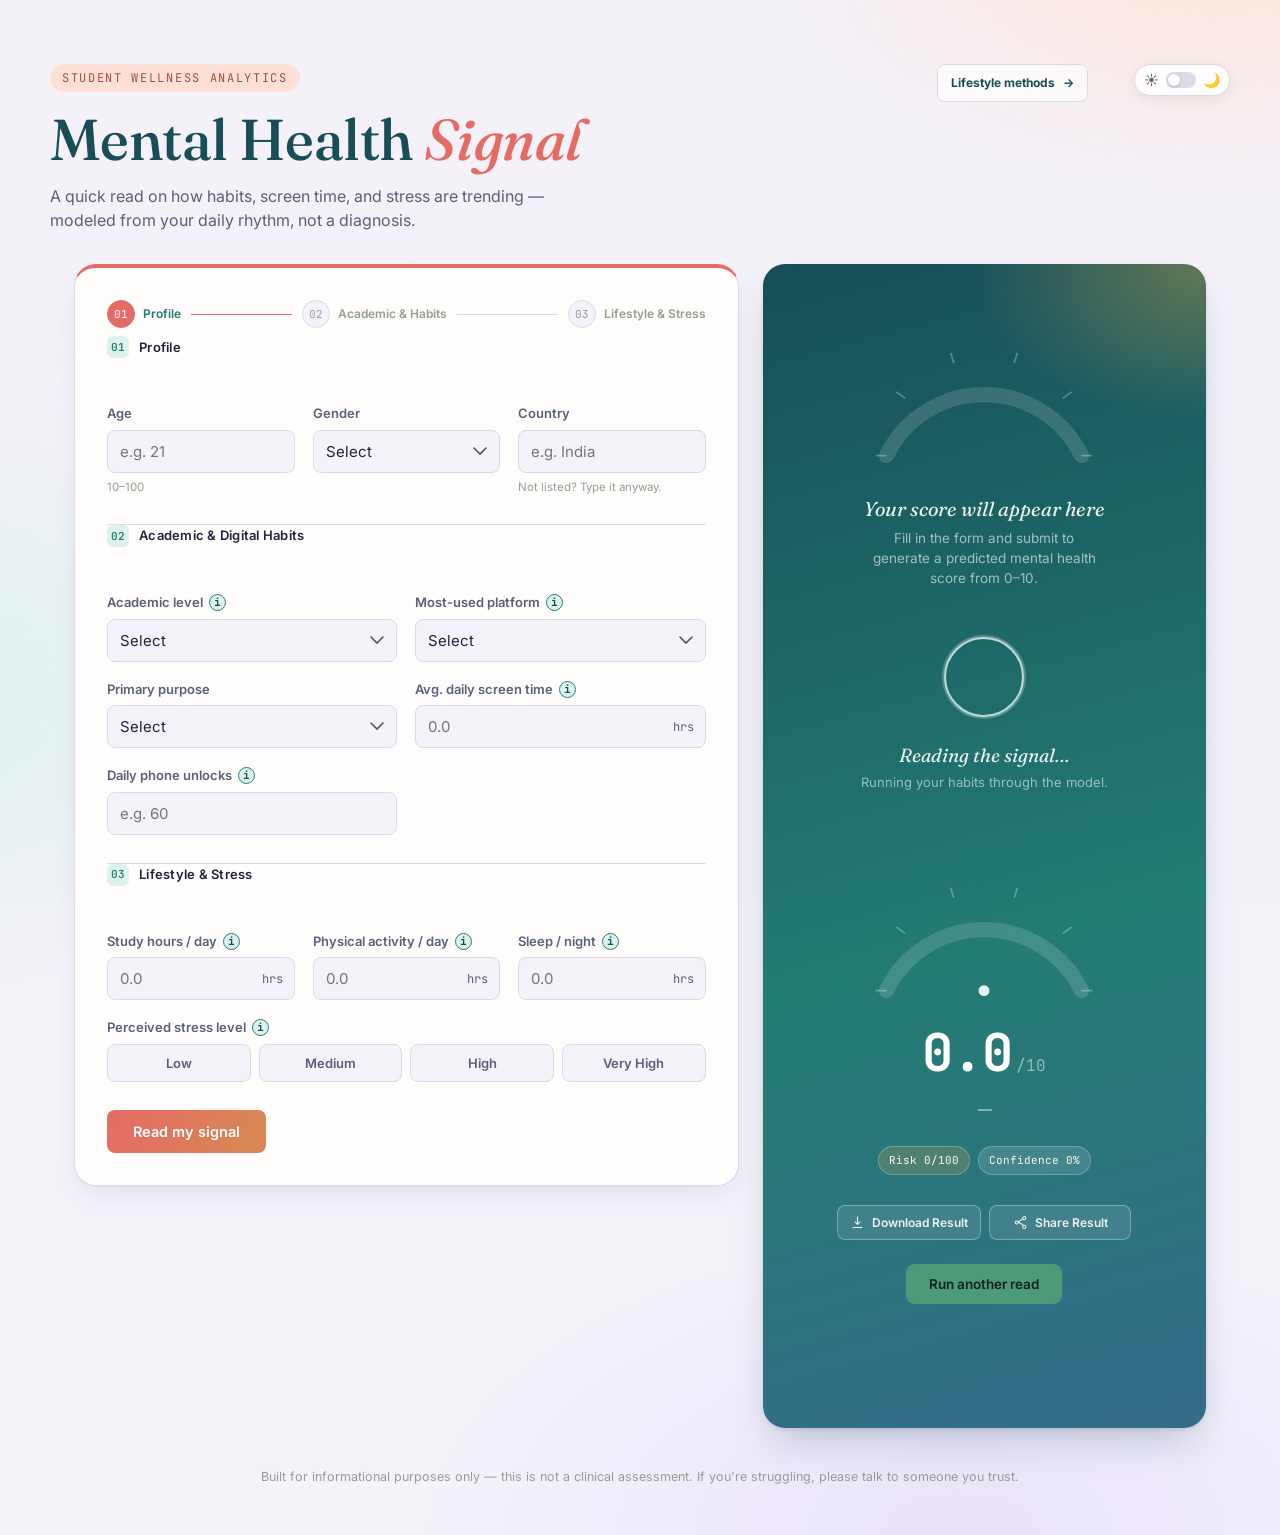
<file: index.html>
<!DOCTYPE html>
<html lang="en">
<head>
<meta charset="UTF-8" />
<meta name="viewport" content="width=device-width, initial-scale=1.0" />
<title>Mental Health Signal — Student Wellness Analytics</title>
<link rel="preconnect" href="https://fonts.googleapis.com">
<link rel="preconnect" href="https://fonts.gstatic.com" crossorigin>
<link href="https://fonts.googleapis.com/css2?family=Fraunces:ital,opsz,wght@0,9..144,400;0,9..144,500;0,9..144,600;1,9..144,500&family=Inter:wght@400;500;600;700&family=JetBrains+Mono:wght@400;500;700&display=swap" rel="stylesheet">
<link rel="stylesheet" href="style.css" />
</head>
<body>

<div class="noise-overlay" aria-hidden="true"></div>

<header class="site-header">
  <div class="header-inner">
    <a class="page-nav" href="lifestyle.html">Lifestyle methods <span aria-hidden="true">→</span></a>
    <!-- Theme toggle -->
    <button class="theme-toggle" id="theme-toggle" type="button" aria-label="Switch to Dark Mode" title="Switch to Dark Mode">
      <span class="theme-toggle-icon theme-toggle-sun" aria-hidden="true">☀️</span>
      <span class="theme-toggle-track" aria-hidden="true"><span class="theme-toggle-thumb"></span></span>
      <span class="theme-toggle-icon theme-toggle-moon" aria-hidden="true">🌙</span>
    </button>
    <span class="eyebrow">Student Wellness Analytics</span>
    <h1 class="title">Mental Health <em>Signal</em></h1>
    <p class="subtitle">A quick read on how habits, screen time, and stress are trending — modeled from your daily rhythm, not a diagnosis.</p>
  </div>
</header>

<main class="layout">

  <!-- FORM PANEL -->
  <section class="panel form-panel" aria-labelledby="form-heading">
    <form id="predict-form" novalidate>
      <div class="form-progress">
    <div class="progress-step active" data-step="1">
        <span>01</span>
        <p>Profile</p>
    </div>

    <div class="progress-line"></div>

    <div class="progress-step" data-step="2">
        <span>02</span>
        <p>Academic & Habits</p>
    </div>

    <div class="progress-line"></div>

    <div class="progress-step" data-step="3">
        <span>03</span>
        <p>Lifestyle & Stress</p>
    </div>
</div>

      <fieldset class="group form-step" data-step="1">
        <legend><span class="legend-index">01</span> Profile</legend>
        <div class="grid grid-3">
          <div class="field">
            <label for="age">Age</label>
            <input type="number" id="age" name="age" min="10" max="100" step="1" required placeholder="e.g. 21" />
            <span class="hint">10–100</span>
            <span class="error-msg" data-for="age"></span>
          </div>
          <div class="field">
            <label for="gender">Gender</label>
            <select id="gender" name="gender" required>
              <option value="" disabled selected hidden>Select</option>
              <option value="Male">Male</option>
              <option value="Female">Female</option>
            </select>
            <span class="error-msg" data-for="gender"></span>
          </div>
          <div class="field">
            <label for="country">Country</label>
            <input type="text" id="country" name="country" list="country-list" required placeholder="e.g. India" autocomplete="off" />
            <datalist id="country-list">
              <option value="India"></option>
              <option value="USA"></option>
              <option value="Canada"></option>
              <option value="Australia"></option>
              <option value="UK"></option>
              <option value="Germany"></option>
              <option value="Mexico"></option>
              <option value="Turkey"></option>
              <option value="France"></option>
            </datalist>
            <span class="hint">Not listed? Type it anyway.</span>
            <span class="error-msg" data-for="country"></span>
          </div>
        </div>
      </fieldset>

      <fieldset class="group form-step" data-step="2">
        <legend><span class="legend-index">02</span> Academic &amp; Digital Habits</legend>
        <div class="grid grid-2">
          <div class="field">
            <div class="label-with-info">
              <label for="academic_level">Academic level</label>
              <button class="info-tooltip-trigger" type="button" aria-label="More information about academic level" aria-expanded="false" aria-controls="tooltip-academic-level" aria-describedby="tooltip-academic-level">i</button>
              <span class="info-tooltip" id="tooltip-academic-level" role="tooltip">Your current level of education helps provide context for your daily routine.</span>
            </div>
            <select id="academic_level" name="academic_level" required>
              <option value="" disabled selected hidden>Select</option>
              <option value="High School">High School</option>
              <option value="Undergraduate">Undergraduate</option>
              <option value="Graduate">Graduate</option>
            </select>
            <span class="error-msg" data-for="academic_level"></span>
          </div>
          <div class="field">
            <div class="label-with-info">
              <label for="most_used_platform">Most-used platform</label>
              <button class="info-tooltip-trigger" type="button" aria-label="More information about most-used platform" aria-expanded="false" aria-controls="tooltip-most-used-platform" aria-describedby="tooltip-most-used-platform">i</button>
              <span class="info-tooltip" id="tooltip-most-used-platform" role="tooltip">This helps understand which social media platform is part of your daily digital habits.</span>
            </div>
            <select id="most_used_platform" name="most_used_platform" required>
              <option value="" disabled selected hidden>Select</option>
              <option value="Facebook">Facebook</option>
              <option value="Instagram">Instagram</option>
              <option value="Snapchat">Snapchat</option>
              <option value="Twitter">Twitter</option>
              <option value="YouTube">YouTube</option>
              <option value="TikTok">TikTok</option>
              <option value="LinkedIn">LinkedIn</option>
              <option value="LINE">LINE</option>
              <option value="KakaoTalk">KakaoTalk</option>
              <option value="VKontakte">VKontakte</option>
              <option value="WhatsApp">WhatsApp</option>
              <option value="WeChat">WeChat</option>
            </select>
            <span class="error-msg" data-for="most_used_platform"></span>
          </div>
          <div class="field">
            <label for="purpose_of_use">Primary purpose</label>
            <select id="purpose_of_use" name="purpose_of_use" required>
              <option value="" disabled selected hidden>Select</option>
              <option value="Networking">Networking</option>
              <option value="Education">Education</option>
              <option value="Entertainment">Entertainment</option>
              <option value="News">News</option>
            </select>
            <span class="error-msg" data-for="purpose_of_use"></span>
          </div>
          <div class="field">
            <div class="label-with-info">
              <label for="avg_daily_usage_hours">Avg. daily screen time</label>
              <button class="info-tooltip-trigger" type="button" aria-label="More information about average daily screen time" aria-expanded="false" aria-controls="tooltip-daily-screen-time" aria-describedby="tooltip-daily-screen-time">i</button>
              <span class="info-tooltip" id="tooltip-daily-screen-time" role="tooltip">Helps understand your overall daily digital usage.</span>
            </div>
            <div class="unit-input">
              <input type="number" id="avg_daily_usage_hours" name="avg_daily_usage_hours" min="0" max="24" step="0.1" required placeholder="0.0" />
              <span class="unit">hrs</span>
            </div>
            <span class="error-msg" data-for="avg_daily_usage_hours"></span>
          </div>
          <div class="field">
            <div class="label-with-info">
              <label for="daily_unlocks">Daily phone unlocks</label>
              <button class="info-tooltip-trigger" type="button" aria-label="More information about daily phone unlocks" aria-expanded="false" aria-controls="tooltip-daily-unlocks" aria-describedby="tooltip-daily-unlocks">i</button>
              <span class="info-tooltip" id="tooltip-daily-unlocks" role="tooltip">Shows how frequently you interact with your phone throughout the day.</span>
            </div>
            <input type="number" id="daily_unlocks" name="daily_unlocks" min="0" step="1" required placeholder="e.g. 60" />
            <span class="error-msg" data-for="daily_unlocks"></span>
          </div>
        </div>
      </fieldset>

      <fieldset class="group form-step" data-step="3">
        <legend><span class="legend-index">03</span> Lifestyle &amp; Stress</legend>
        <div class="grid grid-3">
          <div class="field">
            <div class="label-with-info">
              <label for="study_hours">Study hours / day</label>
              <button class="info-tooltip-trigger" type="button" aria-label="More information about study hours per day" aria-expanded="false" aria-controls="tooltip-study-hours" aria-describedby="tooltip-study-hours">i</button>
              <span class="info-tooltip" id="tooltip-study-hours" role="tooltip">Helps provide context about your daily study routine.</span>
            </div>
            <div class="unit-input">
              <input type="number" id="study_hours" name="study_hours" min="0" max="24" step="0.1" required placeholder="0.0" />
              <span class="unit">hrs</span>
            </div>
            <span class="error-msg" data-for="study_hours"></span>
          </div>
          <div class="field">
            <div class="label-with-info">
              <label for="physical_activity_hours">Physical activity / day</label>
              <button class="info-tooltip-trigger" type="button" aria-label="More information about physical activity per day" aria-expanded="false" aria-controls="tooltip-physical-activity" aria-describedby="tooltip-physical-activity">i</button>
              <span class="info-tooltip" id="tooltip-physical-activity" role="tooltip">Helps understand your daily physical activity pattern.</span>
            </div>
            <div class="unit-input">
              <input type="number" id="physical_activity_hours" name="physical_activity_hours" min="0" max="4.1" step="0.1" required placeholder="0.0" />
              <span class="unit">hrs</span>
            </div>
            <span class="error-msg" data-for="physical_activity_hours"></span>
          </div>
          <div class="field">
            <div class="label-with-info">
              <label for="sleep_hours_per_night">Sleep / night</label>
              <button class="info-tooltip-trigger" type="button" aria-label="More information about sleep per night" aria-expanded="false" aria-controls="tooltip-sleep" aria-describedby="tooltip-sleep">i</button>
              <span class="info-tooltip" id="tooltip-sleep" role="tooltip">Sleep duration provides context about your daily rest routine.</span>
            </div>
            <div class="unit-input">
              <input type="number" id="sleep_hours_per_night" name="sleep_hours_per_night" min="0" max="24" step="0.1" required placeholder="0.0" />
              <span class="unit">hrs</span>
            </div>
            <span class="error-msg" data-for="sleep_hours_per_night"></span>
          </div>
          <div class="field field-span">
            <div class="label-with-info">
              <label for="stress_level">Perceived stress level</label>
              <button class="info-tooltip-trigger" type="button" aria-label="More information about perceived stress level" aria-expanded="false" aria-controls="tooltip-stress-level" aria-describedby="tooltip-stress-level">i</button>
              <span class="info-tooltip" id="tooltip-stress-level" role="tooltip">This captures how much stress you currently feel in your daily life.</span>
            </div>
            <div class="segmented" id="stress_level_group" data-name="stress_level">
              <button type="button" class="seg-btn" data-value="Low">Low</button>
              <button type="button" class="seg-btn" data-value="Medium">Medium</button>
              <button type="button" class="seg-btn" data-value="High">High</button>
              <button type="button" class="seg-btn" data-value="Very High">Very High</button>
            </div>
            <input type="hidden" id="stress_level" name="stress_level" required />
            <span class="error-msg" data-for="stress_level"></span>
          </div>
        </div>
      </fieldset>

      <div class="form-footer">
        <button type="submit" class="submit-btn" id="submit-btn">
          <span class="btn-label">Read my signal</span>
          <span class="btn-spinner" aria-hidden="true"></span>
        </button>
      </div>
    </form>
  </section>

  <!-- RESULT PANEL -->
  <aside class="panel result-panel" aria-live="polite">
    <div class="result-inner" id="result-inner">

      <div class="state state-idle" id="state-idle">
        <svg class="gauge gauge-idle" viewBox="0 0 240 160" aria-hidden="true">
          <path class="gauge-track" d="M 30 140 A 100 100 0 0 1 210 140" />
          <g class="gauge-ticks"></g>
        </svg>
        <p class="idle-label">Your score will appear here</p>
        <p class="idle-copy">Fill in the form and submit to generate a predicted mental health score from 0–10.</p>
      </div>

      <div class="state state-loading" id="state-loading" hidden>
        <div class="pulse-ring"></div>
        <p class="loading-label">Reading the signal…</p>
        <p class="loading-copy">Running your habits through the model.</p>
      </div>

      <div class="state state-result" id="state-result" hidden>
        <svg class="gauge gauge-result" viewBox="0 0 240 160" aria-hidden="true">
          <defs>
            <linearGradient id="gaugeGradient" x1="0%" y1="0%" x2="100%" y2="0%">
              <stop offset="0%" stop-color="#D9534F"/>
              <stop offset="45%" stop-color="#E3B341"/>
              <stop offset="100%" stop-color="#4C9A78"/>
            </linearGradient>
          </defs>
          <path class="gauge-track" d="M 30 140 A 100 100 0 0 1 210 140" />
          <path class="gauge-fill" id="gauge-fill" d="M 30 140 A 100 100 0 0 1 210 140" />
          <g class="gauge-ticks"></g>
          <circle class="gauge-needle-hub" cx="120" cy="140" r="5" />
        </svg>
        <div class="score-readout">
          <span class="score-number" id="score-number">0.0</span>
          <span class="score-max">/10</span>
        </div>
        <p class="score-band" id="score-band">—</p>
        <p class="score-context" id="score-context"></p>
        <div class="risk-meta" aria-label="Prediction details">
          <span class="risk-pill" id="risk-score">Risk 0/100</span>
          <span class="confidence-pill" id="confidence-score">Confidence 0%</span>
        </div>
        <ul class="score-reasons" id="score-reasons"></ul>
        <div class="result-actions" aria-label="Result actions">
          <button type="button" class="result-action-btn" id="download-result-btn" aria-label="Download your mental health signal result">
            <svg aria-hidden="true" viewBox="0 0 24 24" focusable="false"><path d="M12 3v12m0 0 4-4m-4 4-4-4M5 20h14" /></svg>
            <span>Download Result</span>
          </button>
          <button type="button" class="result-action-btn" id="share-result-btn" aria-label="Share your mental health signal result">
            <svg aria-hidden="true" viewBox="0 0 24 24" focusable="false"><circle cx="18" cy="5" r="2.5" /><circle cx="6" cy="12" r="2.5" /><circle cx="18" cy="19" r="2.5" /><path d="m8.2 10.8 7.6-4.5m-7.6 4.9 7.6 4.5" /></svg>
            <span>Share Result</span>
          </button>
        </div>
        <p class="result-action-status" id="result-action-status" role="status" aria-live="polite"></p>
        <button type="button" class="reset-btn" id="reset-btn">Run another read</button>
      </div>

      <div class="state state-error" id="state-error" hidden>
        <p class="error-copy" id="error-copy"></p>
      </div>

    </div>
  </aside>

</main>

<footer class="site-footer">
  <p>Built for informational purposes only — this is not a clinical assessment. If you're struggling, please talk to someone you trust.</p>
</footer>

<script src="script.js"></script>
</body>
</html>
</file>
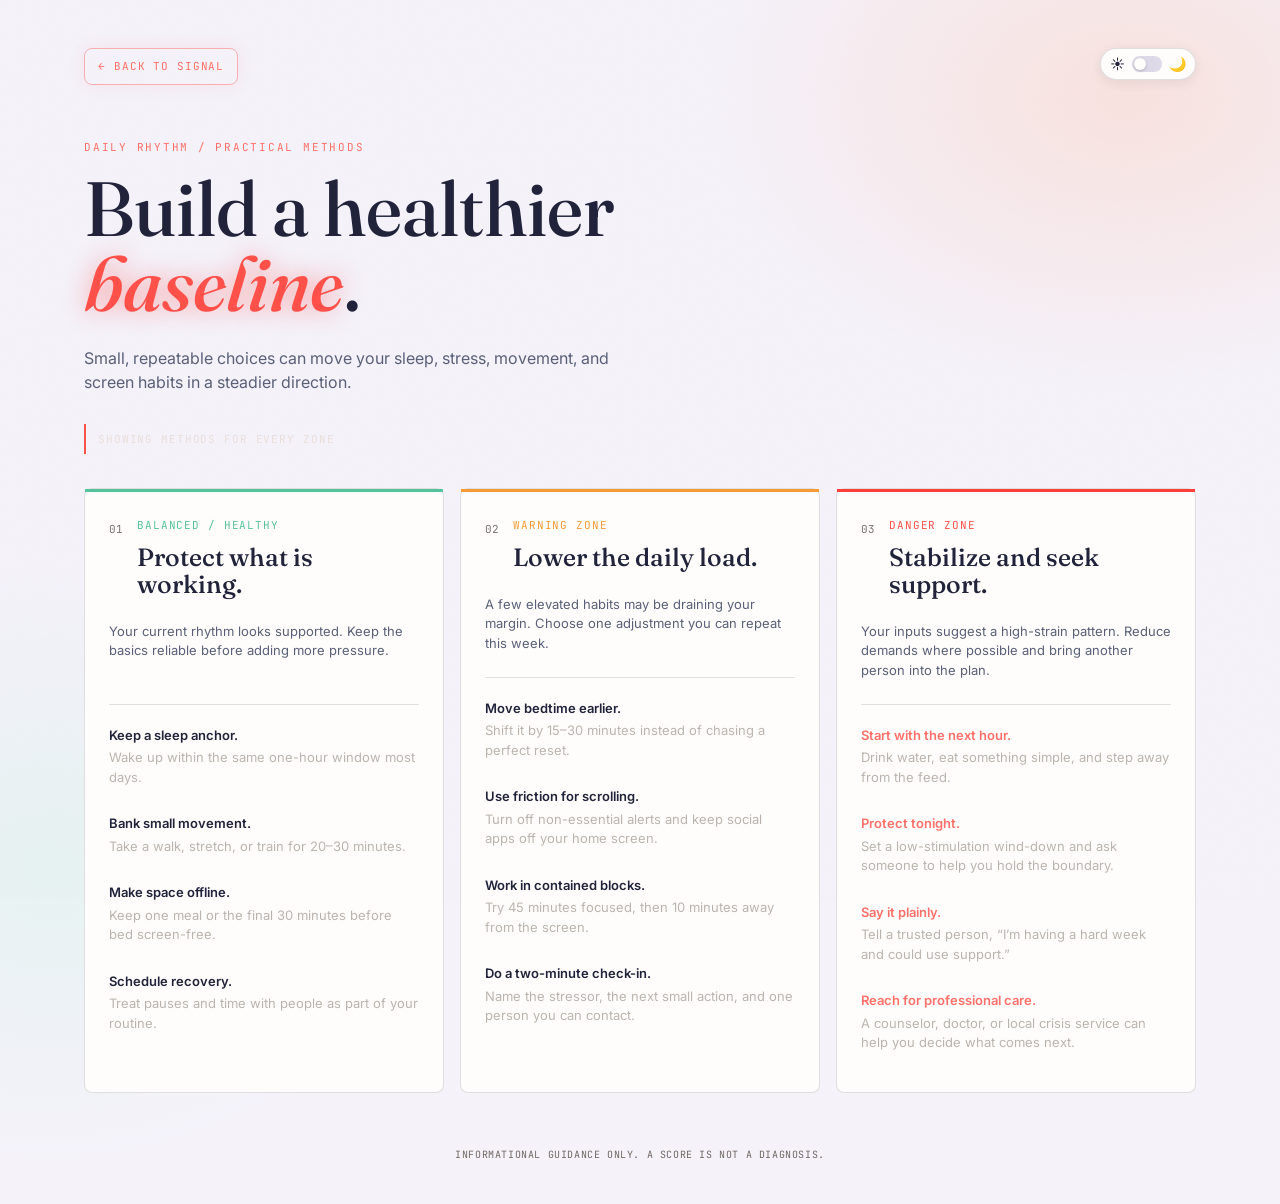
<file: lifestyle.html>
<!DOCTYPE html>
<html lang="en">
<head>
<meta charset="UTF-8" />
<meta name="viewport" content="width=device-width, initial-scale=1.0" />
<title>Lifestyle Methods — Mental Health Signal</title>
<link rel="preconnect" href="https://fonts.googleapis.com">
<link rel="preconnect" href="https://fonts.gstatic.com" crossorigin>
<link href="https://fonts.googleapis.com/css2?family=Fraunces:ital,opsz,wght@0,9..144,400;0,9..144,500;0,9..144,600;1,9..144,500&family=Inter:wght@400;500;600;700&family=JetBrains+Mono:wght@400;500;700&display=swap" rel="stylesheet">
<link rel="stylesheet" href="style.css" />
</head>
<body class="lifestyle-page">
  <div class="noise-overlay" aria-hidden="true"></div>

  <header class="lifestyle-header">
    <a class="lifestyle-back" href="index.html"><span aria-hidden="true">←</span> Back to signal</a>
    <!-- Theme toggle -->
    <button class="theme-toggle" id="theme-toggle" type="button" aria-label="Switch to Light Mode" title="Switch to Light Mode">
      <span class="theme-toggle-icon theme-toggle-sun" aria-hidden="true">☀️</span>
      <span class="theme-toggle-track" aria-hidden="true"><span class="theme-toggle-thumb"></span></span>
      <span class="theme-toggle-icon theme-toggle-moon" aria-hidden="true">🌙</span>
    </button>
    <p class="lifestyle-kicker">Daily rhythm / practical methods</p>
    <h1>Build a healthier <em>baseline</em>.</h1>
    <p class="lifestyle-intro">Small, repeatable choices can move your sleep, stress, movement, and screen habits in a steadier direction.</p>
    <div class="zone-status" id="zone-status" aria-live="polite">Showing methods for every zone</div>
  </header>

  <main class="lifestyle-main">
    <section class="zone-card zone-balanced" data-zone="Balanced/Healthy">
      <div class="zone-heading">
        <span class="zone-index">01</span>
        <div>
          <p class="zone-label">Balanced / Healthy</p>
          <h2>Protect what is working.</h2>
        </div>
      </div>
      <p class="zone-summary">Your current rhythm looks supported. Keep the basics reliable before adding more pressure.</p>
      <ul class="method-list">
        <li><strong>Keep a sleep anchor.</strong> Wake up within the same one-hour window most days.</li>
        <li><strong>Bank small movement.</strong> Take a walk, stretch, or train for 20–30 minutes.</li>
        <li><strong>Make space offline.</strong> Keep one meal or the final 30 minutes before bed screen-free.</li>
        <li><strong>Schedule recovery.</strong> Treat pauses and time with people as part of your routine.</li>
      </ul>
    </section>

    <section class="zone-card zone-warning" data-zone="Warning Zone">
      <div class="zone-heading">
        <span class="zone-index">02</span>
        <div>
          <p class="zone-label">Warning Zone</p>
          <h2>Lower the daily load.</h2>
        </div>
      </div>
      <p class="zone-summary">A few elevated habits may be draining your margin. Choose one adjustment you can repeat this week.</p>
      <ul class="method-list">
        <li><strong>Move bedtime earlier.</strong> Shift it by 15–30 minutes instead of chasing a perfect reset.</li>
        <li><strong>Use friction for scrolling.</strong> Turn off non-essential alerts and keep social apps off your home screen.</li>
        <li><strong>Work in contained blocks.</strong> Try 45 minutes focused, then 10 minutes away from the screen.</li>
        <li><strong>Do a two-minute check-in.</strong> Name the stressor, the next small action, and one person you can contact.</li>
      </ul>
    </section>

    <section class="zone-card zone-danger" data-zone="Danger Zone">
      <div class="zone-heading">
        <span class="zone-index">03</span>
        <div>
          <p class="zone-label">Danger Zone</p>
          <h2>Stabilize and seek support.</h2>
        </div>
      </div>
      <p class="zone-summary">Your inputs suggest a high-strain pattern. Reduce demands where possible and bring another person into the plan.</p>
      <ul class="method-list">
        <li><strong>Start with the next hour.</strong> Drink water, eat something simple, and step away from the feed.</li>
        <li><strong>Protect tonight.</strong> Set a low-stimulation wind-down and ask someone to help you hold the boundary.</li>
        <li><strong>Say it plainly.</strong> Tell a trusted person, “I’m having a hard week and could use support.”</li>
        <li><strong>Reach for professional care.</strong> A counselor, doctor, or local crisis service can help you decide what comes next.</li>
      </ul>
    </section>
  </main>

  <footer class="lifestyle-footer">Informational guidance only. A score is not a diagnosis.</footer>

  <script>
    // Keep the lifestyle page theme in sync with the homepage.
    const themeToggle = document.getElementById("theme-toggle");
    const savedTheme = localStorage.getItem("mental-health-theme");

    function setTheme(isDark) {
      document.body.classList.toggle("dark-mode", isDark);
      themeToggle.setAttribute("aria-label", isDark ? "Switch to Light Mode" : "Switch to Dark Mode");
      themeToggle.setAttribute("title", isDark ? "Switch to Light Mode" : "Switch to Dark Mode");
    }

    setTheme(savedTheme === "dark");
    themeToggle.addEventListener("click", () => {
      const isDark = !document.body.classList.contains("dark-mode");
      setTheme(isDark);
      localStorage.setItem("mental-health-theme", isDark ? "dark" : "light");
    });

    const zoneLabels = {
      "Balanced/Healthy": "Balanced / Healthy",
      "Warning Zone": "Warning Zone",
      "Danger Zone": "Danger Zone"
    };
    const requestedZone = new URLSearchParams(window.location.search).get("zone");
    const activeZone = zoneLabels[requestedZone];
    const status = document.getElementById("zone-status");

    if (activeZone) {
      document.body.dataset.activeZone = requestedZone;
      status.textContent = `${activeZone} methods highlighted`;
      document.querySelectorAll(".zone-card").forEach((card) => {
        card.classList.toggle("is-active", card.dataset.zone === requestedZone);
      });
    }
  </script>
</body>
</html>
</file>
<file: style.css>
/* =========================================================
   TOKENS
   ========================================================= */
:root {
  --ink:        #20233A;
  --ink-soft:   #596078;
  --paper:      #F5F2FA;
  --paper-deep: #E9E3F2;
  --surface:    #FFFDFC;
  --line:       #DDD9E7;
  --body-glow:  #FFE5D8;
  --input-hover:#B9C6B7;
  --hint:       #90A096;
  --field-error:#FBEEEE;
  --submit-start:#E56B65;
  --submit-end:  #D88954;

  --pine:       #237C72;
  --pine-deep:  #174E58;
  --pine-tint:  #DDF2ED;

  --amber:      #F2B84B;
  --coral:      #E56B65;
  --sage:       #4C9A78;
  --lilac:      #8874C4;

  --font-display: 'Fraunces', Georgia, serif;
  --font-body:    'Inter', -apple-system, sans-serif;
  --font-mono:    'JetBrains Mono', 'SFMono-Regular', monospace;

  --radius-sm: 8px;
  --radius-md: 14px;
  --radius-lg: 22px;

  --shadow-card: 0 1px 2px rgba(32,35,58,0.04), 0 12px 28px -8px rgba(91,73,137,0.14);
  --shadow-lift: 0 2px 4px rgba(32,35,58,0.08), 0 20px 40px -12px rgba(23,78,88,0.28);
}

body.dark-mode {
  --ink:        #E7F0EC;
  --ink-soft:   #B8C9C1;
  --paper:      #15211C;
  --paper-deep: #203129;
  --surface:    #1D2B24;
  --line:       #3A5045;
  --body-glow:  #294339;
  --input-hover:#789688;
  --hint:       #A8BBB0;
  --field-error:#432D2D;
  --pine:       #65B6A4;
  --pine-deep:  #A9D8CB;
  --pine-tint:  #29473A;
  --sage:       #63C7A8;
  --coral:      #F08A82;
  --submit-start:#B94F59;
  --submit-end:  #8B4E64;
  --shadow-card: 0 1px 2px rgba(0,0,0,0.18), 0 12px 28px -8px rgba(0,0,0,0.28);
  --shadow-lift: 0 2px 4px rgba(0,0,0,0.2), 0 20px 40px -12px rgba(0,0,0,0.38);
}

* { box-sizing: border-box; }

html { -webkit-font-smoothing: antialiased; }

body {
  margin: 0;
  background:
    radial-gradient(700px 420px at 95% -5%, #FFE5D8 0%, transparent 65%),
    radial-gradient(800px 500px at -10% 45%, #DDF2ED 0%, transparent 62%),
    radial-gradient(900px 500px at 75% 100%, #EAE3FA 0%, transparent 60%),
    var(--paper);
  color: var(--ink);
  font-family: var(--font-body);
  line-height: 1.5;
  position: relative;
  transition: background-color 0.25s ease, color 0.25s ease;
}

body.dark-mode {
  background:
    radial-gradient(700px 420px at 95% -5%, #3A302B 0%, transparent 65%),
    radial-gradient(800px 500px at -10% 45%, #203C35 0%, transparent 62%),
    radial-gradient(900px 500px at 75% 100%, #2D2940 0%, transparent 60%),
    var(--paper);
}

.noise-overlay {
  position: fixed;
  inset: 0;
  pointer-events: none;
  z-index: 0;
  opacity: 0.025;
  background-image: url("data:image/svg+xml,%3Csvg xmlns='http://www.w3.org/2000/svg' width='90' height='90'%3E%3Cfilter id='n'%3E%3CfeTurbulence type='fractalNoise' baseFrequency='0.9' numOctaves='2' stitchTiles='stitch'/%3E%3C/filter%3E%3Crect width='100%25' height='100%25' filter='url(%23n)'/%3E%3C/svg%3E");
}

/* =========================================================
   HEADER
   ========================================================= */
.site-header {
  padding: 64px 24px 32px;
  position: relative;
  z-index: 1;
}

.header-inner {
  max-width: 1180px;
  margin: 0 auto;
  position: relative;
}

/* Theme toggle */
.theme-toggle {
  position: absolute;
  top: 0;
  right: 0;
  display: inline-flex;
  align-items: center;
  gap: 7px;
  padding: 7px 9px;
  border: 1px solid var(--line);
  border-radius: 100px;
  background: var(--surface);
  color: var(--ink-soft);
  box-shadow: 0 3px 12px rgba(24,36,32,0.08);
  cursor: pointer;
  font: inherit;
  transition: background-color 0.25s ease, border-color 0.25s ease, color 0.25s ease;
}
.theme-toggle:hover { border-color: var(--input-hover); }
.theme-toggle:focus-visible { outline: 3px solid var(--pine-tint); outline-offset: 2px; }
.theme-toggle-icon { font-size: 14px; line-height: 1; }
.theme-toggle-track {
  width: 30px;
  height: 16px;
  padding: 2px;
  border-radius: 100px;
  background: var(--line);
  transition: background-color 0.25s ease;
}
.theme-toggle-thumb {
  display: block;
  width: 12px;
  height: 12px;
  border-radius: 50%;
  background: var(--surface);
  box-shadow: 0 1px 3px rgba(0,0,0,0.2);
  transition: transform 0.25s ease;
}
body.dark-mode .theme-toggle-track { background: var(--pine); }
body.dark-mode .theme-toggle-thumb { transform: translateX(14px); }

.page-nav {
  display: inline-flex;
  align-items: center;
  gap: 8px;
  float: right;
  color: var(--pine-deep);
  border: 1px solid var(--line);
  background: rgba(255,255,255,0.65);
  border-radius: var(--radius-sm);
  padding: 9px 13px;
  font-size: 12px;
  font-weight: 700;
  text-decoration: none;
  margin-right: 142px;
  transition: color 0.25s ease, background-color 0.25s ease, border-color 0.25s ease, transform 0.15s ease;
}

body.dark-mode .page-nav {
  background: rgba(29, 43, 36, 0.88);
}

.page-nav:hover {
  color: var(--coral);
  border-color: var(--coral);
  transform: translateY(-1px);
}

.eyebrow {
  display: inline-block;
  font-family: var(--font-mono);
  font-size: 12px;
  letter-spacing: 0.14em;
  text-transform: uppercase;
  color: #A44C43;
  background: #FFE0D6;
  padding: 5px 12px;
  border-radius: 100px;
  margin-bottom: 18px;
}

.title {
  font-family: var(--font-display);
  font-weight: 500;
  font-size: clamp(2.4rem, 5vw, 3.6rem);
  line-height: 1.05;
  margin: 0 0 14px;
  letter-spacing: -0.01em;
  color: var(--pine-deep);
}

.title em {
  font-style: italic;
  font-weight: 500;
  color: var(--coral);
}

.subtitle {
  max-width: 560px;
  font-size: 16px;
  color: var(--ink-soft);
  margin: 0;
}

/* =========================================================
   LAYOUT
   ========================================================= */
.layout {
  max-width: 1180px;
  margin: 0 auto;
  padding: 0 24px 40px;
  display: grid;
  grid-template-columns: 1.5fr 1fr;
  gap: 24px;
  align-items: start;
  position: relative;
  z-index: 1;
}

.panel {
  background: var(--surface);
  border-radius: var(--radius-lg);
  border: 1px solid var(--line);
  box-shadow: var(--shadow-card);
  transition: background-color 0.25s ease, border-color 0.25s ease, box-shadow 0.25s ease;
}

.form-panel {
  padding: 8px 32px 32px;
  border-top: 4px solid var(--coral);
}

.result-panel {
  position: sticky;
  top: 24px;
  min-height: 520px;
  background:
    radial-gradient(360px 240px at 100% 0%, rgba(242,184,75,0.34), transparent 65%),
    linear-gradient(165deg, #174E58 0%, #237C72 58%, #356B89 100%);
  border: none;
  box-shadow: var(--shadow-lift);
  display: flex;
  color: #EAF3EE;
}

/* =========================================================
   FORM
   ========================================================= */
fieldset.group {
  border: none;
  margin: 0;
  padding: 28px 0;
  border-bottom: 1px solid var(--line);
}
fieldset.group:last-of-type { border-bottom: none; padding-bottom: 8px; }

legend {
  font-family: var(--font-body);
  font-weight: 600;
  font-size: 13px;
  letter-spacing: 0.02em;
  color: var(--ink);
  display: flex;
  align-items: center;
  gap: 10px;
  padding: 0;
  margin-bottom: 18px;
}

.legend-index {
  font-family: var(--font-mono);
  font-size: 11px;
  color: var(--pine);
  background: var(--pine-tint);
  width: 22px;
  height: 22px;
  border-radius: 6px;
  display: inline-flex;
  align-items: center;
  justify-content: center;
}

.grid {
  display: grid;
  gap: 18px;
}
.grid-2 { grid-template-columns: repeat(2, 1fr); }
.grid-3 { grid-template-columns: repeat(3, 1fr); }

.field { display: flex; flex-direction: column; gap: 6px; position: relative; }
.field-span { grid-column: 1 / -1; }

label {
  font-size: 13px;
  font-weight: 600;
  color: var(--ink-soft);
}

/* =========================================================
   INFO TOOLTIPS
   ========================================================= */
.label-with-info {
  position: relative;
  display: inline-flex;
  align-items: center;
  align-self: flex-start;
  gap: 6px;
  z-index: 1;
}

.info-tooltip-trigger {
  width: 17px;
  height: 17px;
  padding: 0;
  border: 1px solid var(--pine);
  border-radius: 50%;
  background: var(--pine-tint);
  color: var(--pine-deep);
  font: 700 11px/15px var(--font-mono);
  cursor: pointer;
  transition: background-color 0.15s ease, border-color 0.15s ease, color 0.15s ease, transform 0.15s ease;
}

.info-tooltip-trigger:hover,
.info-tooltip-trigger.is-open {
  background: var(--pine);
  border-color: var(--pine);
  color: #fff;
}

.info-tooltip-trigger:focus-visible {
  outline: 3px solid var(--pine-tint);
  outline-offset: 2px;
}

.info-tooltip {
  position: absolute;
  left: 0;
  bottom: calc(100% + 9px);
  z-index: 20;
  width: min(270px, calc(100vw - 48px));
  padding: 10px 12px;
  border: 1px solid var(--line);
  border-radius: var(--radius-sm);
  background: var(--surface);
  color: var(--ink);
  box-shadow: var(--shadow-card);
  font-size: 12px;
  font-weight: 400;
  line-height: 1.45;
  text-align: left;
  pointer-events: none;
  opacity: 0;
  transform: translateY(4px);
  visibility: hidden;
  transition: opacity 0.15s ease, transform 0.15s ease, visibility 0.15s ease;
}

.info-tooltip::after {
  content: "";
  position: absolute;
  left: 12px;
  bottom: -6px;
  width: 10px;
  height: 10px;
  border-right: 1px solid var(--line);
  border-bottom: 1px solid var(--line);
  background: var(--surface);
  transform: rotate(45deg);
}

.info-tooltip-trigger:hover + .info-tooltip,
.info-tooltip-trigger:focus-visible + .info-tooltip,
.info-tooltip-trigger.is-open + .info-tooltip {
  opacity: 1;
  transform: translateY(0);
  visibility: visible;
}

.field:has(.info-tooltip-trigger:hover),
.field:has(.info-tooltip-trigger:focus-visible),
.field:has(.info-tooltip-trigger.is-open) {
  z-index: 5;
}

input[type="text"],
input[type="number"],
select {
  font-family: var(--font-body);
  font-size: 15px;
  color: var(--ink);
  background: var(--paper);
  border: 1.5px solid var(--line);
  border-radius: var(--radius-sm);
  padding: 11px 12px;
  width: 100%;
  transition: border-color 0.15s ease, background 0.15s ease, box-shadow 0.15s ease;
  appearance: none;
}

select {
  background-image: url("data:image/svg+xml,%3Csvg xmlns='http://www.w3.org/2000/svg' width='14' height='9'%3E%3Cpath d='M1 1l6 6 6-6' stroke='%234A5850' stroke-width='1.6' fill='none' stroke-linecap='round'/%3E%3C/svg%3E");
  background-repeat: no-repeat;
  background-position: right 12px center;
  padding-right: 34px;
  cursor: pointer;
}

input:hover, select:hover { border-color: #B9C6B7; }

input:focus, select:focus {
  outline: none;
  border-color: var(--pine);
  background: var(--surface);
  box-shadow: 0 0 0 3px rgba(35,124,114,0.18);
}

input:invalid:not(:placeholder-shown):not(:focus) {
  border-color: var(--coral);
}

.field.field-error input,
.field.field-error select {
  border-color: var(--coral);
  background: #FBEEEE;
}

.unit-input { position: relative; }
.unit-input input { padding-right: 44px; }
.unit-input .unit {
  position: absolute;
  right: 12px;
  top: 50%;
  transform: translateY(-50%);
  font-family: var(--font-mono);
  font-size: 12px;
  color: var(--ink-soft);
  pointer-events: none;
}

.hint {
  font-size: 11.5px;
  color: #90A096;
}

.error-msg {
  font-size: 12px;
  color: var(--coral);
  min-height: 0;
  display: none;
}
.field.field-error .error-msg { display: block; }

/* segmented control for stress level */
.segmented {
  display: grid;
  grid-template-columns: repeat(4, 1fr);
  gap: 8px;
}

.seg-btn {
  font-family: var(--font-body);
  font-size: 13px;
  font-weight: 600;
  color: var(--ink-soft);
  background: var(--paper);
  border: 1.5px solid var(--line);
  border-radius: var(--radius-sm);
  padding: 10px 8px;
  cursor: pointer;
  transition: all 0.15s ease;
}
.seg-btn:hover { border-color: #B9C6B7; color: var(--ink); }
.seg-btn.active {
  background: var(--pine);
  border-color: var(--pine);
  color: #fff;
}
.seg-btn[data-value="Very High"].active { background: var(--coral); border-color: var(--coral); }
.seg-btn[data-value="High"].active { background: #C97C3B; border-color: #C97C3B; }

/* footer / submit */
.form-footer {
  display: flex;
  align-items: center;
  justify-content: space-between;
  gap: 16px;
  padding-top: 20px;
}

.api-note {
  font-family: var(--font-mono);
  font-size: 11.5px;
  color: #90A096;
  margin: 0;
}
.api-note code {
  background: var(--paper-deep);
  padding: 2px 5px;
  border-radius: 4px;
}

.submit-btn {
  position: relative;
  font-family: var(--font-body);
  font-weight: 600;
  font-size: 14.5px;
  color: #fff;
  background: linear-gradient(110deg, var(--submit-start), var(--submit-end));
  border: none;
  border-radius: var(--radius-sm);
  padding: 13px 26px;
  cursor: pointer;
  display: inline-flex;
  align-items: center;
  gap: 10px;
  transition: background 0.25s ease, transform 0.1s ease;
  white-space: nowrap;
}
.submit-btn:hover { background: linear-gradient(110deg, var(--coral), var(--submit-end)); }
.submit-btn:active { transform: scale(0.98); }
.submit-btn:disabled { opacity: 0.75; cursor: progress; }

.btn-spinner {
  display: none;
  width: 14px;
  height: 14px;
  border-radius: 50%;
  border: 2px solid rgba(255,255,255,0.35);
  border-top-color: #fff;
  animation: spin 0.7s linear infinite;
}
.submit-btn.loading .btn-label { opacity: 0.85; }
.submit-btn.loading .btn-spinner { display: inline-block; }

@keyframes spin { to { transform: rotate(360deg); } }

/* =========================================================
   RESULT PANEL
   ========================================================= */
.result-inner {
  width: 100%;
  padding: 40px 32px;
  display: flex;
  flex-direction: column;
  align-items: center;
  text-align: center;
  gap: 6px;
}

.state { width: 100%; display: flex; flex-direction: column; align-items: center; }

/* gauge */
.gauge { width: 100%; max-width: 260px; overflow: visible; margin-bottom: 8px; }
.gauge-track {
  fill: none;
  stroke: rgba(255,255,255,0.14);
  stroke-width: 14;
  stroke-linecap: round;
}
.gauge-fill {
  fill: none;
  stroke: url(#gaugeGradient);
  stroke-width: 14;
  stroke-linecap: round;
  stroke-dasharray: 314;
  stroke-dashoffset: 314;
  transition: stroke-dashoffset 1.1s cubic-bezier(0.22, 1, 0.36, 1);
}
.gauge-needle-hub { fill: #fff; opacity: 0.9; }
.gauge-ticks line { stroke: rgba(255,255,255,0.3); stroke-width: 1.5; }

.idle-label {
  font-family: var(--font-display);
  font-size: 20px;
  font-style: italic;
  color: #EAF3EE;
  margin: 8px 0 4px;
}
.idle-copy {
  font-size: 13.5px;
  color: rgba(234,243,238,0.65);
  max-width: 230px;
  margin: 0;
}

/* loading */
.state-loading { padding: 40px 0; }
.pulse-ring {
  width: 84px;
  height: 84px;
  border-radius: 50%;
  border: 2px solid rgba(255,255,255,0.25);
  position: relative;
  margin-bottom: 22px;
}
.pulse-ring::before, .pulse-ring::after {
  content: "";
  position: absolute;
  inset: 0;
  border-radius: 50%;
  border: 2px solid rgba(234,243,238,0.55);
  animation: pulse-out 1.8s ease-out infinite;
}
.pulse-ring::after { animation-delay: 0.6s; }
@keyframes pulse-out {
  0% { transform: scale(0.6); opacity: 0.9; }
  100% { transform: scale(1.9); opacity: 0; }
}
.loading-label {
  font-family: var(--font-display);
  font-style: italic;
  font-size: 19px;
  margin: 0 0 4px;
}
.loading-copy { font-size: 13px; color: rgba(234,243,238,0.6); margin: 0; }

/* result */
.score-readout {
  display: flex;
  align-items: baseline;
  gap: 4px;
  margin-top: -6px;
}
.score-number {
  font-family: var(--font-mono);
  font-weight: 700;
  font-size: 52px;
  color: #fff;
  letter-spacing: -0.02em;
}
.score-max { font-family: var(--font-mono); font-size: 16px; color: rgba(234,243,238,0.55); }

.score-band {
  font-family: var(--font-display);
  font-style: italic;
  font-size: 19px;
  margin: 2px 0 10px;
}
.score-context {
  font-size: 13px;
  color: rgba(234,243,238,0.7);
  max-width: 250px;
  margin: 0 0 14px;
}

.risk-meta {
  display: flex;
  justify-content: center;
  flex-wrap: wrap;
  gap: 8px;
  margin-bottom: 10px;
}

.risk-pill,
.confidence-pill {
  border: 1px solid rgba(255,255,255,0.24);
  border-radius: 100px;
  padding: 5px 10px;
  font-family: var(--font-mono);
  font-size: 11px;
  color: #FFF8E8;
  background: rgba(242,184,75,0.18);
}

.confidence-pill {
  background: rgba(221,242,237,0.14);
}

.score-reasons {
  width: min(100%, 270px);
  padding: 0 0 0 17px;
  margin: 0 0 20px;
  text-align: left;
  color: rgba(234,243,238,0.76);
  font-size: 12px;
}

.score-reasons li + li { margin-top: 4px; }

/* =========================================================
   RESULT ACTIONS
   ========================================================= */
.result-actions {
  display: flex;
  justify-content: center;
  flex-wrap: wrap;
  gap: 8px;
  width: 100%;
  margin: 0 0 4px;
}

.result-action-btn {
  display: inline-flex;
  align-items: center;
  justify-content: center;
  gap: 7px;
  min-width: 142px;
  padding: 9px 12px;
  border: 1px solid rgba(234,243,238,0.34);
  border-radius: var(--radius-sm);
  background: rgba(255,255,255,0.1);
  color: #EAF3EE;
  font: 600 12px var(--font-body);
  cursor: pointer;
  transition: background-color 0.15s ease, border-color 0.15s ease, transform 0.1s ease;
}

.result-action-btn svg {
  width: 15px;
  height: 15px;
  fill: none;
  stroke: currentColor;
  stroke-linecap: round;
  stroke-linejoin: round;
  stroke-width: 1.7;
}

.result-action-btn:hover { background: rgba(255,255,255,0.19); border-color: rgba(234,243,238,0.65); }
.result-action-btn:active { transform: scale(0.98); }
.result-action-btn:focus-visible { outline: 3px solid rgba(242,184,75,0.8); outline-offset: 2px; }

.result-action-status {
  min-height: 18px;
  margin: 0 0 2px;
  color: #FFF8E8;
  font-size: 11.5px;
}

.reset-btn {
  font-family: var(--font-body);
  font-weight: 600;
  font-size: 13.5px;
  color: #12231D;
  background: var(--sage);
  border: 1px solid var(--sage);
  border-radius: var(--radius-sm);
  padding: 11px 22px;
  cursor: pointer;
  transition: background-color 0.15s ease, border-color 0.15s ease, transform 0.1s ease, box-shadow 0.15s ease;
}
.reset-btn:hover {
  background: var(--pine-deep);
  border-color: var(--pine-deep);
  box-shadow: 0 6px 16px rgba(0,0,0,0.18);
}
.reset-btn:active { transform: scale(0.98); }
.reset-btn:focus-visible { outline: 3px solid var(--pine-tint); outline-offset: 2px; }

/* error state */
.state-error { padding: 28px 0; }
.error-icon {
  width: 44px;
  height: 44px;
  border-radius: 50%;
  background: rgba(217,83,79,0.18);
  color: #FF9B95;
  border: 1.5px solid rgba(255,155,149,0.4);
  display: flex;
  align-items: center;
  justify-content: center;
  font-family: var(--font-mono);
  font-weight: 700;
  font-size: 18px;
  margin-bottom: 16px;
}
.error-label {
  font-family: var(--font-display);
  font-style: italic;
  font-size: 19px;
  margin: 0 0 6px;
}
.error-copy {
  font-size: 13px;
  color: rgba(234,243,238,0.7);
  max-width: 250px;
  margin: 0 0 22px;
}

/* =========================================================
   FOOTER
   ========================================================= */
.site-footer {
  max-width: 1180px;
  margin: 0 auto;
  padding: 0 24px 48px;
  position: relative;
  z-index: 1;
}
.site-footer p {
  font-size: 12.5px;
  color: #90A096;
  text-align: center;
  margin: 0;
}
/* =========================================================
   FORM PROGRESS
   ========================================================= */

.form-progress {
  display: flex;
  align-items: center;
  padding: 24px 0 8px;
  gap: 10px;
}

.progress-step {
  display: flex;
  align-items: center;
  gap: 8px;
  color: #90A096;
  white-space: nowrap;
}

.progress-step span {
  width: 28px;
  height: 28px;
  border-radius: 50%;
  display: inline-flex;
  align-items: center;
  justify-content: center;

  font-family: var(--font-mono);
  font-size: 11px;

  background: var(--paper);
  border: 1px solid var(--line);
}

.progress-step p {
  margin: 0;
  font-size: 12px;
  font-weight: 600;
}

.progress-step.active {
  color: var(--pine);
}

.progress-step.active span {
  background: var(--coral);
  border-color: var(--coral);
  color: #fff;
}

.progress-line {
  height: 1px;
  flex: 1;
  background: var(--line);
}

.progress-step.active + .progress-line {
  background: var(--coral);
}
/* Completed progress step */

.progress-step.completed {
  color: var(--pine);
}

.progress-step.completed span {
  background: var(--pine);
  border-color: var(--pine);
  color: transparent;
  position: relative;
}

.progress-step.completed span::after {
  content: "✓";
  position: absolute;
  color: #fff;
  font-size: 14px;
  font-weight: 700;
}

.progress-step.completed + .progress-line {
  background: var(--pine);
}

.progress-step:nth-of-type(3).active span {
  background: var(--lilac);
  border-color: var(--lilac);
}

/* =========================================================
   RESPONSIVE
   ========================================================= */
@media (max-width: 920px) {
  .layout { grid-template-columns: 1fr; }
  .result-panel { position: static; min-height: 420px; }
  .grid-3 { grid-template-columns: repeat(2, 1fr); }
}

@media (max-width: 560px) {
  .form-progress {
  gap: 6px;
}

.progress-step {
  flex-direction: column;
  gap: 4px;
  text-align: center;
}

.progress-step p {
  font-size: 10px;
}

.progress-line {
  margin-bottom: 18px;
}
  .site-header { padding: 44px 16px 24px; }
  .page-nav { float: none; margin-bottom: 24px; }
  .layout { padding: 0 16px 32px; gap: 16px; }
  .form-panel { padding: 4px 20px 24px; }
  .grid-2, .grid-3 { grid-template-columns: 1fr; }
  .segmented { grid-template-columns: repeat(2, 1fr); }
  .form-footer { flex-direction: column; align-items: stretch; gap: 14px; }
  .submit-btn { justify-content: center; }
  .api-note { text-align: center; }
  .result-actions { flex-direction: column; align-items: stretch; }
  .result-action-btn { width: 100%; }
  .info-tooltip { width: min(260px, calc(100vw - 40px)); }
}


@media (prefers-reduced-motion: reduce) {
  * { animation-duration: 0.001ms !important; transition-duration: 0.001ms !important; }
}

/* =========================================================
   LIFESTYLE METHODS PAGE
   ========================================================= */
.lifestyle-page {
  --life-bg: #F5F2FA;
  --life-surface: #FFFDFC;
  --life-text: #20233A;
  --life-muted: #596078;
  --life-line: rgba(32,35,58,0.14);
  min-height: 100vh;
  background:
    radial-gradient(600px 420px at 88% 8%, rgba(255, 196, 170, 0.34), transparent 70%),
    radial-gradient(520px 420px at 4% 72%, rgba(221, 242, 237, 0.62), transparent 72%),
    var(--life-bg);
  color: var(--life-text);
}

.lifestyle-page.dark-mode {
  --life-bg: #050505;
  --life-surface: #0d0d0d;
  --life-text: #f4f1ed;
  --life-muted: #9d9690;
  --life-line: rgba(255,255,255,0.14);
  background:
    radial-gradient(600px 420px at 88% 8%, rgba(148, 10, 10, 0.2), transparent 70%),
    radial-gradient(520px 420px at 4% 72%, rgba(113, 19, 10, 0.12), transparent 72%),
    var(--life-bg);
}

.lifestyle-header,
.lifestyle-main,
.lifestyle-footer {
  max-width: 1160px;
  margin: 0 auto;
  position: relative;
  z-index: 1;
}

.lifestyle-header { padding: 48px 24px 34px; }

.lifestyle-page .theme-toggle {
  top: 48px;
  right: 24px;
  border-color: var(--life-line);
  background: var(--life-surface);
  color: var(--life-text);
}

.lifestyle-back {
  display: inline-flex;
  align-items: center;
  gap: 8px;
  color: #ff6f66;
  border: 1px solid rgba(255, 93, 86, 0.45);
  padding: 9px 13px;
  border-radius: 8px;
  font-family: var(--font-mono);
  font-size: 11px;
  text-decoration: none;
  text-transform: uppercase;
  letter-spacing: 0.08em;
  box-shadow: 0 0 18px rgba(255, 54, 48, 0.08);
}

.lifestyle-back:hover { background: rgba(255, 53, 47, 0.1); }

.lifestyle-kicker {
  color: #ff6f66;
  font-family: var(--font-mono);
  font-size: 11px;
  letter-spacing: 0.16em;
  margin: 54px 0 16px;
  text-transform: uppercase;
}

.lifestyle-header h1 {
  font-family: var(--font-display);
  font-size: clamp(2.6rem, 6vw, 5.6rem);
  font-weight: 500;
  line-height: 0.98;
  margin: 0;
  max-width: 720px;
}

.lifestyle-header h1 em {
  color: #ff5149;
  font-style: italic;
  text-shadow: 0 0 24px rgba(255, 44, 37, 0.45);
}

.lifestyle-intro {
  color: var(--life-muted);
  font-size: 16px;
  max-width: 540px;
  margin: 24px 0 0;
}

.zone-status {
  border-left: 2px solid #ff5149;
  color: #e8deda;
  font-family: var(--font-mono);
  font-size: 11px;
  margin-top: 30px;
  padding: 7px 12px;
  text-transform: uppercase;
  letter-spacing: 0.08em;
}

.lifestyle-main {
  display: grid;
  grid-template-columns: repeat(3, 1fr);
  gap: 16px;
  padding: 0 24px 54px;
}

.zone-card {
  background: var(--life-surface);
  border: 1px solid var(--life-line);
  border-radius: 8px;
  min-height: 430px;
  padding: 28px 24px 26px;
  position: relative;
  transition: border-color 0.2s ease, box-shadow 0.2s ease, transform 0.2s ease;
}

.zone-card::before {
  content: "";
  height: 3px;
  inset: 0 0 auto;
  position: absolute;
}

.zone-card:hover,
.zone-card.is-active { transform: translateY(-4px); }
.zone-balanced::before { background: #54c29b; }
.zone-warning::before { background: #f59b35; }
.zone-danger::before { background: #ff4038; }
.zone-balanced.is-active { border-color: #54c29b; box-shadow: 0 0 30px rgba(84, 194, 155, 0.16); }
.zone-warning.is-active { border-color: #f59b35; box-shadow: 0 0 30px rgba(245, 155, 53, 0.2); }
.zone-danger.is-active { border-color: #ff4038; box-shadow: 0 0 34px rgba(255, 50, 43, 0.28); }

.zone-heading { display: flex; align-items: flex-start; gap: 14px; }
.zone-index {
  color: #77716d;
  font-family: var(--font-mono);
  font-size: 11px;
  padding-top: 4px;
}
.zone-label {
  font-family: var(--font-mono);
  font-size: 11px;
  letter-spacing: 0.08em;
  margin: 0 0 10px;
  text-transform: uppercase;
}
.zone-balanced .zone-label { color: #54c29b; }
.zone-warning .zone-label { color: #f59b35; }
.zone-danger .zone-label { color: #ff5149; }
.zone-card h2 { font-family: var(--font-display); font-size: 25px; font-weight: 500; line-height: 1.08; margin: 0; }
.zone-summary { color: var(--life-muted); font-size: 13px; margin: 24px 0 22px; min-height: 60px; }
.method-list { border-top: 1px solid var(--life-line); list-style: none; margin: 0; padding: 8px 0 0; }
.method-list li { color: #bbb4ae; font-size: 13px; padding: 13px 0; }
.method-list li + li { border-top: 1px solid rgba(255,255,255,0.08); }
.method-list strong { color: var(--life-text); display: block; font-weight: 600; margin-bottom: 3px; }
.zone-danger .method-list strong { color: #ff7068; }
.lifestyle-footer { color: #6f6863; font-family: var(--font-mono); font-size: 10px; letter-spacing: 0.06em; padding: 0 24px 42px; text-align: center; text-transform: uppercase; }

@media (max-width: 820px) {
  .lifestyle-main { grid-template-columns: 1fr; }
  .zone-card { min-height: auto; }
  .zone-summary { min-height: auto; }
}

@media (max-width: 560px) {
  .lifestyle-header { padding: 28px 16px 28px; }
  .lifestyle-page .theme-toggle { top: 28px; right: 16px; }
  .lifestyle-kicker { margin-top: 42px; }
  .lifestyle-main { padding: 0 16px 42px; }
  .lifestyle-footer { padding-left: 16px; padding-right: 16px; }
}
</file>
